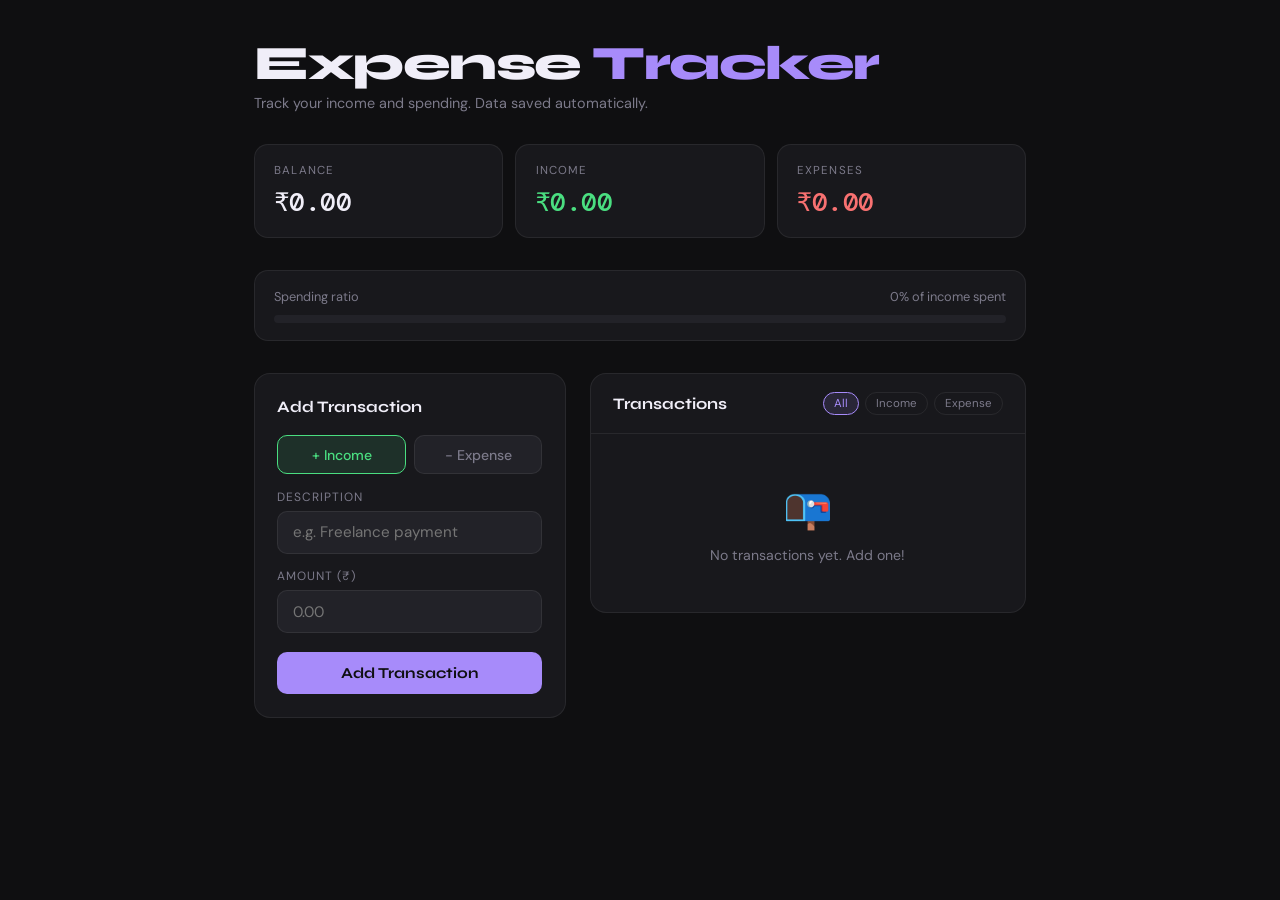
<file: index.html>
<!DOCTYPE html>
<html lang="en">
<head>
  <meta charset="UTF-8"/>
  <meta name="viewport" content="width=device-width, initial-scale=1.0"/>
  <title>Expense Tracker</title>
  <link href="https://fonts.googleapis.com/css2?family=Syne:wght@700;800&family=DM+Mono:wght@400;500&family=DM+Sans:wght@400;500&display=swap" rel="stylesheet"/>
  <link rel="stylesheet" href="styles.css"/>
</head>
<body>
<div class="app">
  <div class="app-header">
    <h1>Expense <span>Tracker</span></h1>
    <p>Track your income and spending. Data saved automatically.</p>
  </div>

  <!-- SUMMARY -->
  <div class="summary">
    <div class="summary-card balance">
      <div class="label">Balance</div>
      <div class="amount" id="balance">₹0.00</div>
    </div>
    <div class="summary-card income-card">
      <div class="label">Income</div>
      <div class="amount" id="totalIncome">₹0.00</div>
    </div>
    <div class="summary-card expense-card">
      <div class="label">Expenses</div>
      <div class="amount" id="totalExpense">₹0.00</div>
    </div>
  </div>

  <!-- SPEND BAR -->
  <div class="spend-bar-wrap">
    <div class="spend-bar-label">
      <span>Spending ratio</span>
      <span id="spendPct">0% of income spent</span>
    </div>
    <div class="spend-bar-track">
      <div class="spend-bar-fill" id="spendBar" style="width:0%"></div>
    </div>
  </div>

  <div class="main-split">
    <!-- FORM -->
    <div class="form-card">
      <h2>Add Transaction</h2>

      <div class="type-toggle">
        <button class="type-btn active-income" id="btnIncome" onclick="setType('income')">+ Income</button>
        <button class="type-btn" id="btnExpense" onclick="setType('expense')">− Expense</button>
      </div>

      <div class="field">
        <label>Description</label>
        <input type="text" id="desc" placeholder="e.g. Freelance payment"/>
      </div>
      <div class="field">
        <label>Amount (₹)</label>
        <input type="number" id="amt" placeholder="0.00" min="0" step="0.01"/>
      </div>
      <div class="field" id="catField" style="display: none;">
        <label>Category</label>
        <select id="cat">
          <option value="🍔 Food">🍔 Food</option>
          <option value="🚗 Transport">🚗 Transport</option>
          <option value="🏠 Rent">🏠 Rent</option>
          <option value="🛒 Shopping">🛒 Shopping</option>
          <option value="💊 Health">💊 Health</option>
          <option value="🎮 Entertainment">🎮 Entertainment</option>
          <option value="📚 Education">📚 Education</option>
          <option value="⚡ Utilities">⚡ Utilities</option>
          <option value="📦 Other">📦 Other</option>
        </select>
      </div>

      <button class="add-btn" onclick="addTransaction()">Add Transaction</button>
    </div>

    <!-- LIST -->
    <div class="list-card">
      <div class="list-header">
        <h2>Transactions</h2>
        <div class="filter-wrap">
          <button class="filter-btn active" onclick="setFilter('all', this)">All</button>
          <button class="filter-btn" onclick="setFilter('income', this)">Income</button>
          <button class="filter-btn" onclick="setFilter('expense', this)">Expense</button>
        </div>
      </div>
      <div class="tx-list" id="txList"></div>
      <div id="clearWrap" style="display:none; padding: 0 1.4rem 0.8rem;">
        <button class="clear-btn" id="clearBtn" onclick="showConfirm()">Clear all transactions</button>
        <div id="clearConfirm" style="display:none; margin-top:6px; background:rgba(248,113,113,0.08); border:1px solid rgba(248,113,113,0.25); border-radius:10px; padding:10px 14px; font-size:0.82rem;">
          Are you sure? This cannot be undone.
          <div style="display:flex; gap:8px; margin-top:8px;">
            <button onclick="clearAll()" style="flex:1; padding:5px; background:var(--expense); color:#fff; border:none; border-radius:7px; font-family:'DM Sans',sans-serif; font-size:0.82rem; cursor:pointer;">Yes, Clear</button>
            <button onclick="hideConfirm()" style="flex:1; padding:5px; background:var(--surface2); color:var(--muted); border:1px solid var(--border); border-radius:7px; font-family:'DM Sans',sans-serif; font-size:0.82rem; cursor:pointer;">Cancel</button>
          </div>
        </div>
      </div>
    </div>
  </div>
</div>

<script src="script.js"></script>
</body>
</html>
</file>
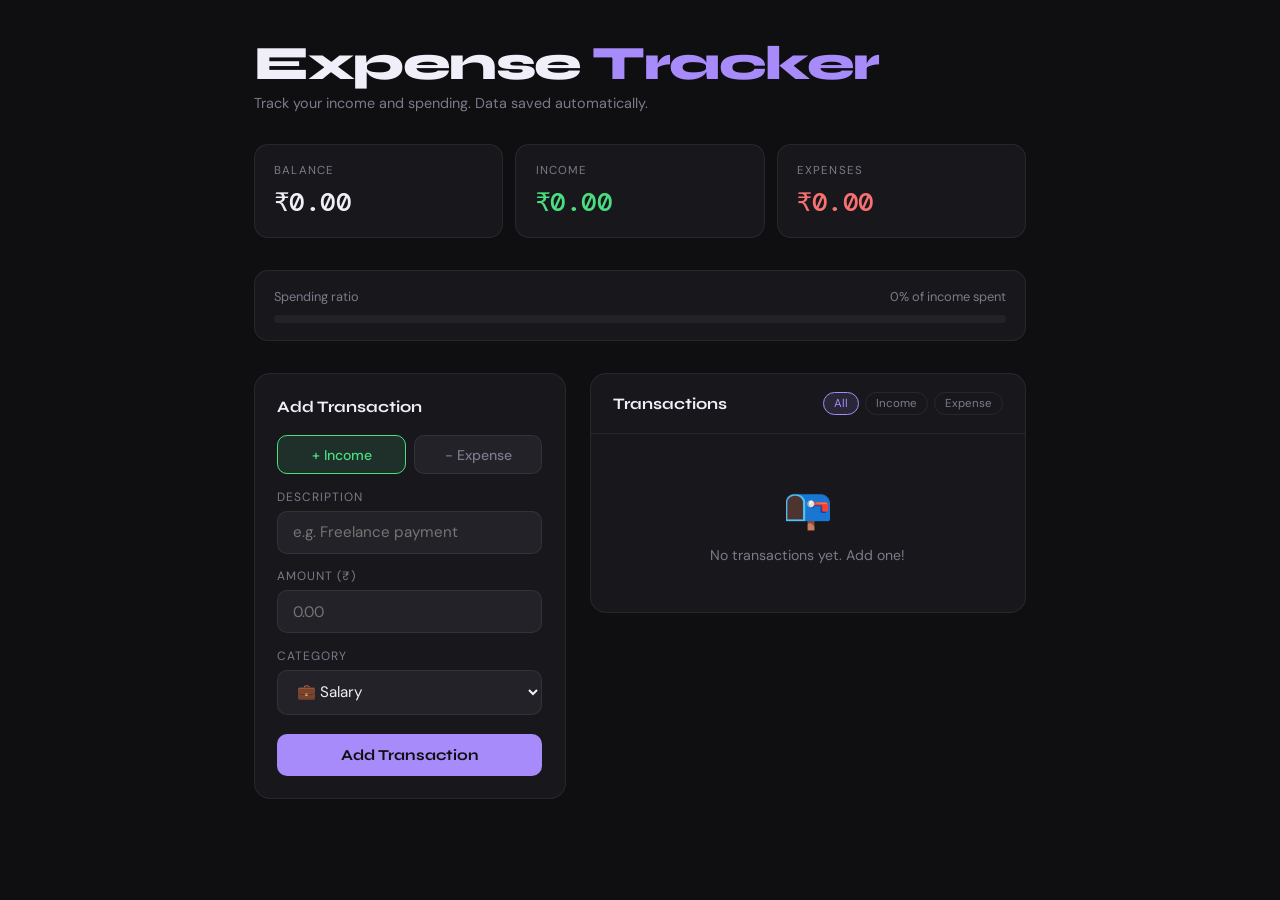
<file: expense-tracker.html>
<!DOCTYPE html>
<html lang="en">
<head>
  <meta charset="UTF-8"/>
  <meta name="viewport" content="width=device-width, initial-scale=1.0"/>
  <title>Expense Tracker</title>
  <link href="https://fonts.googleapis.com/css2?family=Syne:wght@700;800&family=DM+Mono:wght@400;500&family=DM+Sans:wght@400;500&display=swap" rel="stylesheet"/>
  <style>
    *, *::before, *::after { box-sizing: border-box; margin: 0; padding: 0; }

    :root {
      --bg: #0f0f11;
      --surface: #18181c;
      --surface2: #222228;
      --border: rgba(255,255,255,0.07);
      --text: #f0eef8;
      --muted: #7c7a8a;
      --income: #4ade80;
      --expense: #f87171;
      --accent: #a78bfa;
      --accent-dim: rgba(167,139,250,0.12);
    }

    body {
      font-family: 'DM Sans', sans-serif;
      background: var(--bg);
      color: var(--text);
      min-height: 100vh;
    }

    /* LAYOUT */
    .app {
      max-width: 820px;
      margin: 0 auto;
      padding: 2.5rem 1.5rem 4rem;
    }

    /* HEADER */
    .app-header { margin-bottom: 2rem; }
    .app-header h1 {
      font-family: 'Syne', sans-serif;
      font-size: clamp(2rem, 6vw, 3rem);
      font-weight: 800;
      letter-spacing: -1.5px;
      line-height: 1;
    }
    .app-header h1 span { color: var(--accent); }
    .app-header p { color: var(--muted); font-size: 0.9rem; margin-top: 0.4rem; }

    /* SUMMARY CARDS */
    .summary {
      display: grid;
      grid-template-columns: repeat(3, 1fr);
      gap: 12px;
      margin-bottom: 2rem;
    }
    .summary-card {
      background: var(--surface);
      border: 1px solid var(--border);
      border-radius: 14px;
      padding: 1.1rem 1.2rem;
    }
    .summary-card .label {
      font-size: 0.72rem;
      text-transform: uppercase;
      letter-spacing: 0.1em;
      color: var(--muted);
      margin-bottom: 0.5rem;
    }
    .summary-card .amount {
      font-family: 'DM Mono', monospace;
      font-size: clamp(1.2rem, 3vw, 1.6rem);
      font-weight: 500;
      letter-spacing: -0.5px;
    }
    .summary-card.balance .amount { color: var(--text); }
    .summary-card.income-card .amount { color: var(--income); }
    .summary-card.expense-card .amount { color: var(--expense); }

    /* PROGRESS BAR */
    .spend-bar-wrap {
      background: var(--surface);
      border: 1px solid var(--border);
      border-radius: 14px;
      padding: 1.1rem 1.2rem;
      margin-bottom: 2rem;
    }
    .spend-bar-label {
      display: flex;
      justify-content: space-between;
      font-size: 0.8rem;
      color: var(--muted);
      margin-bottom: 0.6rem;
    }
    .spend-bar-track {
      background: var(--surface2);
      border-radius: 50px;
      height: 8px;
      overflow: hidden;
    }
    .spend-bar-fill {
      height: 100%;
      border-radius: 50px;
      background: linear-gradient(90deg, var(--income), var(--accent));
      transition: width 0.5s ease;
    }

    /* MAIN SPLIT */
    .main-split {
      display: grid;
      grid-template-columns: 1fr 1.4fr;
      gap: 1.5rem;
      align-items: start;
    }
    @media (max-width: 600px) {
      .main-split { grid-template-columns: 1fr; }
      .summary { grid-template-columns: 1fr 1fr; }
      .summary .balance { grid-column: 1 / -1; }
    }

    /* FORM */
    .form-card {
      background: var(--surface);
      border: 1px solid var(--border);
      border-radius: 16px;
      padding: 1.4rem;
    }
    .form-card h2 {
      font-family: 'Syne', sans-serif;
      font-size: 1rem;
      font-weight: 700;
      margin-bottom: 1.2rem;
      color: var(--text);
    }

    .field { margin-bottom: 0.9rem; }
    .field label {
      display: block;
      font-size: 0.75rem;
      text-transform: uppercase;
      letter-spacing: 0.08em;
      color: var(--muted);
      margin-bottom: 0.4rem;
    }
    .field input, .field select {
      width: 100%;
      background: var(--surface2);
      border: 1px solid var(--border);
      border-radius: 10px;
      padding: 0.65rem 0.9rem;
      color: var(--text);
      font-size: 0.95rem;
      font-family: 'DM Sans', sans-serif;
      outline: none;
      transition: border-color 0.2s;
    }
    .field input:focus, .field select:focus {
      border-color: var(--accent);
    }
    .field select option { background: #222; }

    /* TYPE TOGGLE */
    .type-toggle {
      display: grid;
      grid-template-columns: 1fr 1fr;
      gap: 8px;
      margin-bottom: 0.9rem;
    }
    .type-btn {
      padding: 0.6rem;
      border-radius: 10px;
      border: 1px solid var(--border);
      background: var(--surface2);
      color: var(--muted);
      font-family: 'DM Sans', sans-serif;
      font-size: 0.88rem;
      font-weight: 500;
      cursor: pointer;
      transition: all 0.15s;
    }
    .type-btn.active-income {
      background: rgba(74,222,128,0.12);
      border-color: var(--income);
      color: var(--income);
    }
    .type-btn.active-expense {
      background: rgba(248,113,113,0.12);
      border-color: var(--expense);
      color: var(--expense);
    }

    .add-btn {
      width: 100%;
      padding: 0.75rem;
      background: var(--accent);
      color: #0f0f11;
      font-family: 'Syne', sans-serif;
      font-size: 0.95rem;
      font-weight: 700;
      border: none;
      border-radius: 10px;
      cursor: pointer;
      transition: opacity 0.2s, transform 0.1s;
      margin-top: 0.3rem;
    }
    .add-btn:hover { opacity: 0.85; }
    .add-btn:active { transform: scale(0.98); }

    /* TRANSACTION LIST */
    .list-card {
      background: var(--surface);
      border: 1px solid var(--border);
      border-radius: 16px;
      overflow: hidden;
    }
    .list-header {
      display: flex;
      justify-content: space-between;
      align-items: center;
      padding: 1.1rem 1.4rem;
      border-bottom: 1px solid var(--border);
    }
    .list-header h2 {
      font-family: 'Syne', sans-serif;
      font-size: 1rem;
      font-weight: 700;
    }
    .filter-wrap { display: flex; gap: 6px; }
    .filter-btn {
      font-size: 0.72rem;
      padding: 3px 10px;
      border-radius: 50px;
      border: 1px solid var(--border);
      background: transparent;
      color: var(--muted);
      cursor: pointer;
      font-family: 'DM Sans', sans-serif;
      transition: all 0.15s;
    }
    .filter-btn.active {
      background: var(--accent-dim);
      border-color: var(--accent);
      color: var(--accent);
    }

    .tx-list { max-height: 420px; overflow-y: auto; scrollbar-width: thin; }
    .tx-item {
      display: flex;
      align-items: center;
      gap: 12px;
      padding: 0.85rem 1.4rem;
      border-bottom: 1px solid var(--border);
      animation: slideIn 0.25s ease both;
      transition: background 0.15s;
    }
    .tx-item:last-child { border-bottom: none; }
    .tx-item:hover { background: var(--surface2); }
    @keyframes slideIn {
      from { opacity: 0; transform: translateX(-10px); }
      to   { opacity: 1; transform: translateX(0); }
    }

    .tx-icon {
      width: 38px; height: 38px;
      border-radius: 10px;
      display: flex; align-items: center; justify-content: center;
      font-size: 1.1rem;
      flex-shrink: 0;
    }
    .tx-icon.income { background: rgba(74,222,128,0.1); }
    .tx-icon.expense { background: rgba(248,113,113,0.1); }

    .tx-info { flex: 1; min-width: 0; }
    .tx-name {
      font-size: 0.9rem;
      font-weight: 500;
      white-space: nowrap;
      overflow: hidden;
      text-overflow: ellipsis;
    }
    .tx-meta {
      font-size: 0.75rem;
      color: var(--muted);
      margin-top: 1px;
    }
    .tx-amount {
      font-family: 'DM Mono', monospace;
      font-size: 0.95rem;
      font-weight: 500;
      flex-shrink: 0;
    }
    .tx-amount.income { color: var(--income); }
    .tx-amount.expense { color: var(--expense); }

    .tx-del {
      background: none;
      border: none;
      color: var(--muted);
      cursor: pointer;
      font-size: 1rem;
      padding: 4px;
      border-radius: 6px;
      transition: color 0.15s, background 0.15s;
      flex-shrink: 0;
    }
    .tx-del:hover { color: var(--expense); background: rgba(248,113,113,0.1); }

    /* EMPTY STATE */
    .empty {
      text-align: center;
      padding: 3rem 1rem;
      color: var(--muted);
    }
    .empty .e-icon { font-size: 2.5rem; margin-bottom: 0.75rem; }
    .empty p { font-size: 0.88rem; }

    /* CLEAR ALL */
    .clear-btn {
      display: block;
      width: calc(100% - 2.8rem);
      margin: 0.8rem 1.4rem;
      padding: 0.55rem;
      background: transparent;
      border: 1px solid rgba(248,113,113,0.25);
      border-radius: 8px;
      color: var(--expense);
      font-family: 'DM Sans', sans-serif;
      font-size: 0.8rem;
      cursor: pointer;
      transition: background 0.15s;
    }
    .clear-btn:hover { background: rgba(248,113,113,0.08); }
  </style>
</head>
<body>
<div class="app">
  <div class="app-header">
    <h1>Expense <span>Tracker</span></h1>
    <p>Track your income and spending. Data saved automatically.</p>
  </div>

  <!-- SUMMARY -->
  <div class="summary">
    <div class="summary-card balance">
      <div class="label">Balance</div>
      <div class="amount" id="balance">₹0.00</div>
    </div>
    <div class="summary-card income-card">
      <div class="label">Income</div>
      <div class="amount" id="totalIncome">₹0.00</div>
    </div>
    <div class="summary-card expense-card">
      <div class="label">Expenses</div>
      <div class="amount" id="totalExpense">₹0.00</div>
    </div>
  </div>

  <!-- SPEND BAR -->
  <div class="spend-bar-wrap">
    <div class="spend-bar-label">
      <span>Spending ratio</span>
      <span id="spendPct">0% of income spent</span>
    </div>
    <div class="spend-bar-track">
      <div class="spend-bar-fill" id="spendBar" style="width:0%"></div>
    </div>
  </div>

  <div class="main-split">
    <!-- FORM -->
    <div class="form-card">
      <h2>Add Transaction</h2>

      <div class="type-toggle">
        <button class="type-btn active-income" id="btnIncome" onclick="setType('income')">+ Income</button>
        <button class="type-btn" id="btnExpense" onclick="setType('expense')">− Expense</button>
      </div>

      <div class="field">
        <label>Description</label>
        <input type="text" id="desc" placeholder="e.g. Freelance payment"/>
      </div>
      <div class="field">
        <label>Amount (₹)</label>
        <input type="number" id="amt" placeholder="0.00" min="0" step="0.01"/>
      </div>
      <div class="field">
        <label>Category</label>
        <select id="cat">
          <option value="💼 Salary">💼 Salary</option>
          <option value="💻 Freelance">💻 Freelance</option>
          <option value="🎁 Gift">🎁 Gift</option>
          <option value="🍔 Food">🍔 Food</option>
          <option value="🚗 Transport">🚗 Transport</option>
          <option value="🏠 Rent">🏠 Rent</option>
          <option value="🛒 Shopping">🛒 Shopping</option>
          <option value="💊 Health">💊 Health</option>
          <option value="🎮 Entertainment">🎮 Entertainment</option>
          <option value="📚 Education">📚 Education</option>
          <option value="⚡ Utilities">⚡ Utilities</option>
          <option value="📦 Other">📦 Other</option>
        </select>
      </div>

      <button class="add-btn" onclick="addTransaction()">Add Transaction</button>
    </div>

    <!-- LIST -->
    <div class="list-card">
      <div class="list-header">
        <h2>Transactions</h2>
        <div class="filter-wrap">
          <button class="filter-btn active" onclick="setFilter('all', this)">All</button>
          <button class="filter-btn" onclick="setFilter('income', this)">Income</button>
          <button class="filter-btn" onclick="setFilter('expense', this)">Expense</button>
        </div>
      </div>
      <div class="tx-list" id="txList"></div>
      <div id="clearWrap" style="display:none; padding: 0 1.4rem 0.8rem;">
        <button class="clear-btn" id="clearBtn" onclick="showConfirm()">Clear all transactions</button>
        <div id="clearConfirm" style="display:none; margin-top:6px; background:rgba(248,113,113,0.08); border:1px solid rgba(248,113,113,0.25); border-radius:10px; padding:10px 14px; font-size:0.82rem; color:var(--muted);">
          Are you sure? This cannot be undone.
          <div style="display:flex; gap:8px; margin-top:8px;">
            <button onclick="clearAll()" style="flex:1; padding:5px; background:var(--expense); color:#fff; border:none; border-radius:7px; font-family:'DM Sans',sans-serif; font-size:0.82rem; cursor:pointer;">Yes, clear all</button>
            <button onclick="hideConfirm()" style="flex:1; padding:5px; background:var(--surface2); color:var(--muted); border:1px solid var(--border); border-radius:7px; font-family:'DM Sans',sans-serif; font-size:0.82rem; cursor:pointer;">Cancel</button>
          </div>
        </div>
      </div>
    </div>
  </div>
</div>

<script>
  // ─── STATE ────────────────────────────────────────────────────────────────
  // Load from localStorage, or start with empty array
  let transactions = JSON.parse(localStorage.getItem('et_transactions') || '[]');
  let currentType = 'income';
  let currentFilter = 'all';

  // ─── SAVE ─────────────────────────────────────────────────────────────────
  // Called after every change — persists to localStorage
  function save() {
    localStorage.setItem('et_transactions', JSON.stringify(transactions));
  }

  // ─── FORMAT ───────────────────────────────────────────────────────────────
  function fmt(n) {
    return '₹' + Math.abs(n).toLocaleString('en-IN', { minimumFractionDigits: 2, maximumFractionDigits: 2 });
  }

  function fmtDate(iso) {
    const d = new Date(iso);
    return d.toLocaleDateString('en-IN', { day: 'numeric', month: 'short' }) +
           ' · ' + d.toLocaleTimeString('en-IN', { hour: '2-digit', minute: '2-digit' });
  }

  // ─── TYPE TOGGLE ──────────────────────────────────────────────────────────
  function setType(type) {
    currentType = type;
    document.getElementById('btnIncome').className  = 'type-btn' + (type === 'income'  ? ' active-income'  : '');
    document.getElementById('btnExpense').className = 'type-btn' + (type === 'expense' ? ' active-expense' : '');
  }

  // ─── ADD TRANSACTION ──────────────────────────────────────────────────────
  function addTransaction() {
    const desc = document.getElementById('desc').value.trim();
    const amt  = parseFloat(document.getElementById('amt').value);
    const cat  = document.getElementById('cat').value;

    if (!desc)       return shake('desc');
    if (!amt || amt <= 0) return shake('amt');

    // Build transaction object
    const tx = {
      id:     Date.now(),          // unique ID using timestamp
      desc,
      amount: currentType === 'expense' ? -Math.abs(amt) : Math.abs(amt),
      cat,
      type:   currentType,
      date:   new Date().toISOString()
    };

    transactions.unshift(tx);     // add to front of array
    save();                        // persist to localStorage
    render();

    // Reset inputs
    document.getElementById('desc').value = '';
    document.getElementById('amt').value  = '';
  }

  // ─── DELETE TRANSACTION ───────────────────────────────────────────────────
  function deleteTransaction(id) {
    // filter() returns new array without the deleted item
    transactions = transactions.filter(tx => tx.id !== id);
    save();
    render();
  }

  function showConfirm() {
    document.getElementById('clearConfirm').style.display = 'block';
  }
  function hideConfirm() {
    document.getElementById('clearConfirm').style.display = 'none';
  }

  // ─── CLEAR ALL ────────────────────────────────────────────────────────────
  function clearAll() {
    transactions = [];
    save();
    hideConfirm();
    render();
  }

  // ─── FILTER ───────────────────────────────────────────────────────────────
  function setFilter(filter, btn) {
    currentFilter = filter;
    document.querySelectorAll('.filter-btn').forEach(b => b.classList.remove('active'));
    btn.classList.add('active');
    render();
  }

  // ─── COMPUTE TOTALS ───────────────────────────────────────────────────────
  function getTotals() {
    return transactions.reduce((acc, tx) => {
      if (tx.amount > 0) acc.income  += tx.amount;
      else               acc.expense += Math.abs(tx.amount);
      return acc;
    }, { income: 0, expense: 0 });
  }

  // ─── RENDER ───────────────────────────────────────────────────────────────
  function render() {
    // 1. Update summary cards
    const { income, expense } = getTotals();
    const balance = income - expense;

    const balEl = document.getElementById('balance');
    balEl.textContent = (balance < 0 ? '−' : '') + fmt(balance);
    balEl.style.color = balance < 0 ? 'var(--expense)' : balance > 0 ? 'var(--income)' : 'var(--text)';
    document.getElementById('totalIncome').textContent  = fmt(income);
    document.getElementById('totalExpense').textContent = fmt(expense);

    // 2. Spending bar
    const pct = income > 0 ? Math.min((expense / income) * 100, 100) : 0;
    document.getElementById('spendBar').style.width = pct.toFixed(1) + '%';
    document.getElementById('spendPct').textContent  = pct.toFixed(0) + '% of income spent';

    // 3. Filter transactions
    const filtered = currentFilter === 'all'
      ? transactions
      : transactions.filter(tx => tx.type === currentFilter);

    // 4. Render list
    const list = document.getElementById('txList');
    if (filtered.length === 0) {
      list.innerHTML = `<div class="empty"><div class="e-icon">📭</div><p>${
        transactions.length === 0 ? 'No transactions yet. Add one!' : 'No ' + currentFilter + ' transactions.'
      }</p></div>`;
    } else {
      list.innerHTML = filtered.map(tx => `
        <div class="tx-item">
          <div class="tx-icon ${tx.type}">${tx.cat.split(' ')[0]}</div>
          <div class="tx-info">
            <div class="tx-name">${tx.desc}</div>
            <div class="tx-meta">${tx.cat.slice(tx.cat.indexOf(' ')+1)} · ${fmtDate(tx.date)}</div>
          </div>
          <div class="tx-amount ${tx.type}">${tx.type === 'income' ? '+' : '−'}${fmt(tx.amount)}</div>
          <button class="tx-del" onclick="deleteTransaction(${tx.id})" title="Delete">✕</button>
        </div>`).join('');
    }

    // 5. Show/hide clear button
    document.getElementById('clearWrap').style.display = transactions.length ? 'block' : 'none';
    if (!transactions.length) hideConfirm();
  }

  // ─── SHAKE ANIMATION (validation feedback) ────────────────────────────────
  function shake(id) {
    const el = document.getElementById(id);
    el.style.borderColor = 'var(--expense)';
    el.style.animation = 'none';
    setTimeout(() => {
      el.style.animation = '';
      el.style.borderColor = '';
    }, 600);
    el.focus();
  }

  // ─── ENTER KEY ON INPUTS ──────────────────────────────────────────────────
  document.getElementById('desc').addEventListener('keydown', e => { if (e.key === 'Enter') addTransaction(); });
  document.getElementById('amt').addEventListener('keydown',  e => { if (e.key === 'Enter') addTransaction(); });

  // ─── INITIAL RENDER ───────────────────────────────────────────────────────
  render();
</script>
</body>
</html>
</file>
<file: styles.css>
*, *::before, *::after { 
  box-sizing: border-box; 
  margin: 0; 
  padding: 0; 
}

:root {
  --bg: #0f0f11;
  --surface: #18181c;
  --surface2: #222228;
  --border: rgba(255,255,255,0.07);
  --text: #f0eef8;
  --muted: #7c7a8a;
  --income: #4ade80;
  --expense: #f87171;
  --accent: #a78bfa;
  --accent-dim: rgba(167,139,250,0.12);
}

body {
  font-family: 'DM Sans', sans-serif;
  background: var(--bg);
  color: var(--text);
  min-height: 100vh;
}

/* LAYOUT */
.app {
  max-width: 820px;
  margin: 0 auto;
  padding: 2.5rem 1.5rem 4rem;
}

/* HEADER */
.app-header { 
  margin-bottom: 2rem; 
}

.app-header h1 {
  font-family: 'Syne', sans-serif;
  font-size: clamp(2rem, 6vw, 3rem);
  font-weight: 800;
  letter-spacing: -1.5px;
  line-height: 1;
}

.app-header h1 span { 
  color: var(--accent); 
}

.app-header p { 
  color: var(--muted); 
  font-size: 0.9rem; 
  margin-top: 0.4rem; 
}

/* SUMMARY CARDS */
.summary {
  display: grid;
  grid-template-columns: repeat(3, 1fr);
  gap: 12px;
  margin-bottom: 2rem;
}

.summary-card {
  background: var(--surface);
  border: 1px solid var(--border);
  border-radius: 14px;
  padding: 1.1rem 1.2rem;
}

.summary-card .label {
  font-size: 0.72rem;
  text-transform: uppercase;
  letter-spacing: 0.1em;
  color: var(--muted);
  margin-bottom: 0.5rem;
}

.summary-card .amount {
  font-family: 'DM Mono', monospace;
  font-size: clamp(1.2rem, 3vw, 1.6rem);
  font-weight: 500;
  letter-spacing: -0.5px;
}

.summary-card.balance .amount { 
  color: var(--text); 
}

.summary-card.income-card .amount { 
  color: var(--income); 
}

.summary-card.expense-card .amount { 
  color: var(--expense); 
}

/* PROGRESS BAR */
.spend-bar-wrap {
  background: var(--surface);
  border: 1px solid var(--border);
  border-radius: 14px;
  padding: 1.1rem 1.2rem;
  margin-bottom: 2rem;
}

.spend-bar-label {
  display: flex;
  justify-content: space-between;
  font-size: 0.8rem;
  color: var(--muted);
  margin-bottom: 0.6rem;
}

.spend-bar-track {
  background: var(--surface2);
  border-radius: 50px;
  height: 8px;
  overflow: hidden;
}

.spend-bar-fill {
  height: 100%;
  border-radius: 50px;
  background: linear-gradient(90deg, var(--income), var(--accent));
  transition: width 0.5s ease;
}

/* MAIN SPLIT */
.main-split {
  display: grid;
  grid-template-columns: 1fr 1.4fr;
  gap: 1.5rem;
  align-items: start;
}

@media (max-width: 600px) {
  .main-split { 
    grid-template-columns: 1fr; 
  }
  
  .summary { 
    grid-template-columns: 1fr 1fr; 
  }
  
  .summary .balance { 
    grid-column: 1 / -1; 
  }
}

/* FORM */
.form-card {
  background: var(--surface);
  border: 1px solid var(--border);
  border-radius: 16px;
  padding: 1.4rem;
}

.form-card h2 {
  font-family: 'Syne', sans-serif;
  font-size: 1rem;
  font-weight: 700;
  margin-bottom: 1.2rem;
  color: var(--text);
}

.field { 
  margin-bottom: 0.9rem; 
}

.field label {
  display: block;
  font-size: 0.75rem;
  text-transform: uppercase;
  letter-spacing: 0.08em;
  color: var(--muted);
  margin-bottom: 0.4rem;
}

.field input, .field select {
  width: 100%;
  background: var(--surface2);
  border: 1px solid var(--border);
  border-radius: 10px;
  padding: 0.65rem 0.9rem;
  color: var(--text);
  font-size: 0.95rem;
  font-family: 'DM Sans', sans-serif;
  outline: none;
  transition: border-color 0.2s;
}

.field input:focus, .field select:focus {
  border-color: var(--accent);
}

.field select option { 
  background: #222; 
}

/* TYPE TOGGLE */
.type-toggle {
  display: grid;
  grid-template-columns: 1fr 1fr;
  gap: 8px;
  margin-bottom: 0.9rem;
}

.type-btn {
  padding: 0.6rem;
  border-radius: 10px;
  border: 1px solid var(--border);
  background: var(--surface2);
  color: var(--muted);
  font-family: 'DM Sans', sans-serif;
  font-size: 0.88rem;
  font-weight: 500;
  cursor: pointer;
  transition: all 0.15s;
}

.type-btn.active-income {
  background: rgba(74,222,128,0.12);
  border-color: var(--income);
  color: var(--income);
}

.type-btn.active-expense {
  background: rgba(248,113,113,0.12);
  border-color: var(--expense);
  color: var(--expense);
}

.add-btn {
  width: 100%;
  padding: 0.75rem;
  background: var(--accent);
  color: #0f0f11;
  font-family: 'Syne', sans-serif;
  font-size: 0.95rem;
  font-weight: 700;
  border: none;
  border-radius: 10px;
  cursor: pointer;
  transition: opacity 0.2s, transform 0.1s;
  margin-top: 0.3rem;
}

.add-btn:hover { 
  opacity: 0.85; 
}

.add-btn:active { 
  transform: scale(0.98); 
}

/* TRANSACTION LIST */
.list-card {
  background: var(--surface);
  border: 1px solid var(--border);
  border-radius: 16px;
  overflow: hidden;
}

.list-header {
  display: flex;
  justify-content: space-between;
  align-items: center;
  padding: 1.1rem 1.4rem;
  border-bottom: 1px solid var(--border);
}

.list-header h2 {
  font-family: 'Syne', sans-serif;
  font-size: 1rem;
  font-weight: 700;
}

.filter-wrap { 
  display: flex; 
  gap: 6px; 
}

.filter-btn {
  font-size: 0.72rem;
  padding: 3px 10px;
  border-radius: 50px;
  border: 1px solid var(--border);
  background: transparent;
  color: var(--muted);
  cursor: pointer;
  font-family: 'DM Sans', sans-serif;
  transition: all 0.15s;
}

.filter-btn.active {
  background: var(--accent-dim);
  border-color: var(--accent);
  color: var(--accent);
}

.tx-list { 
  max-height: 420px; 
  overflow-y: auto; 
  scrollbar-width: thin; 
}

.tx-item {
  display: flex;
  align-items: center;
  gap: 12px;
  padding: 0.85rem 1.4rem;
  border-bottom: 1px solid var(--border);
  animation: slideIn 0.25s ease both;
  transition: background 0.15s;
}

.tx-item:last-child { 
  border-bottom: none; 
}

.tx-item:hover { 
  background: var(--surface2); 
}

@keyframes slideIn {
  from { 
    opacity: 0; 
    transform: translateX(-10px); 
  }
  to { 
    opacity: 1; 
    transform: translateX(0); 
  }
}

.tx-icon {
  width: 38px; 
  height: 38px;
  border-radius: 10px;
  display: flex; 
  align-items: center; 
  justify-content: center;
  font-size: 1.1rem;
  flex-shrink: 0;
}

.tx-icon.income { 
  background: rgba(74,222,128,0.1); 
}

.tx-icon.expense { 
  background: rgba(248,113,113,0.1); 
}

.tx-info { 
  flex: 1; 
  min-width: 0; 
}

.tx-name {
  font-size: 0.9rem;
  font-weight: 500;
  white-space: nowrap;
  overflow: hidden;
  text-overflow: ellipsis;
}

.tx-meta {
  font-size: 0.75rem;
  color: var(--muted);
  margin-top: 1px;
}

.tx-amount {
  font-family: 'DM Mono', monospace;
  font-size: 0.95rem;
  font-weight: 500;
  flex-shrink: 0;
}

.tx-amount.income { 
  color: var(--income); 
}

.tx-amount.expense { 
  color: var(--expense); 
}

.tx-del {
  background: none;
  border: none;
  color: var(--muted);
  cursor: pointer;
  font-size: 1rem;
  padding: 4px;
  border-radius: 6px;
  transition: color 0.15s, background 0.15s;
  flex-shrink: 0;
}

.tx-del:hover { 
  color: var(--expense); 
  background: rgba(248,113,113,0.1); 
}

/* EMPTY STATE */
.empty {
  text-align: center;
  padding: 3rem 1rem;
  color: var(--muted);
}

.empty .e-icon { 
  font-size: 2.5rem; 
  margin-bottom: 0.75rem; 
}

.empty p { 
  font-size: 0.88rem; 
}

/* CLEAR ALL */
.clear-btn {
  display: block;
  width: calc(100% - 2.8rem);
  margin: 0.8rem 1.4rem;
  padding: 0.55rem;
  background: transparent;
  border: 1px solid rgba(248,113,113,0.25);
  border-radius: 8px;
  color: var(--expense);
  font-family: 'DM Sans', sans-serif;
  font-size: 0.8rem;
  cursor: pointer;
  transition: background 0.15s;
}

.clear-btn:hover { 
  background: rgba(248,113,113,0.08); 
}
</file>
